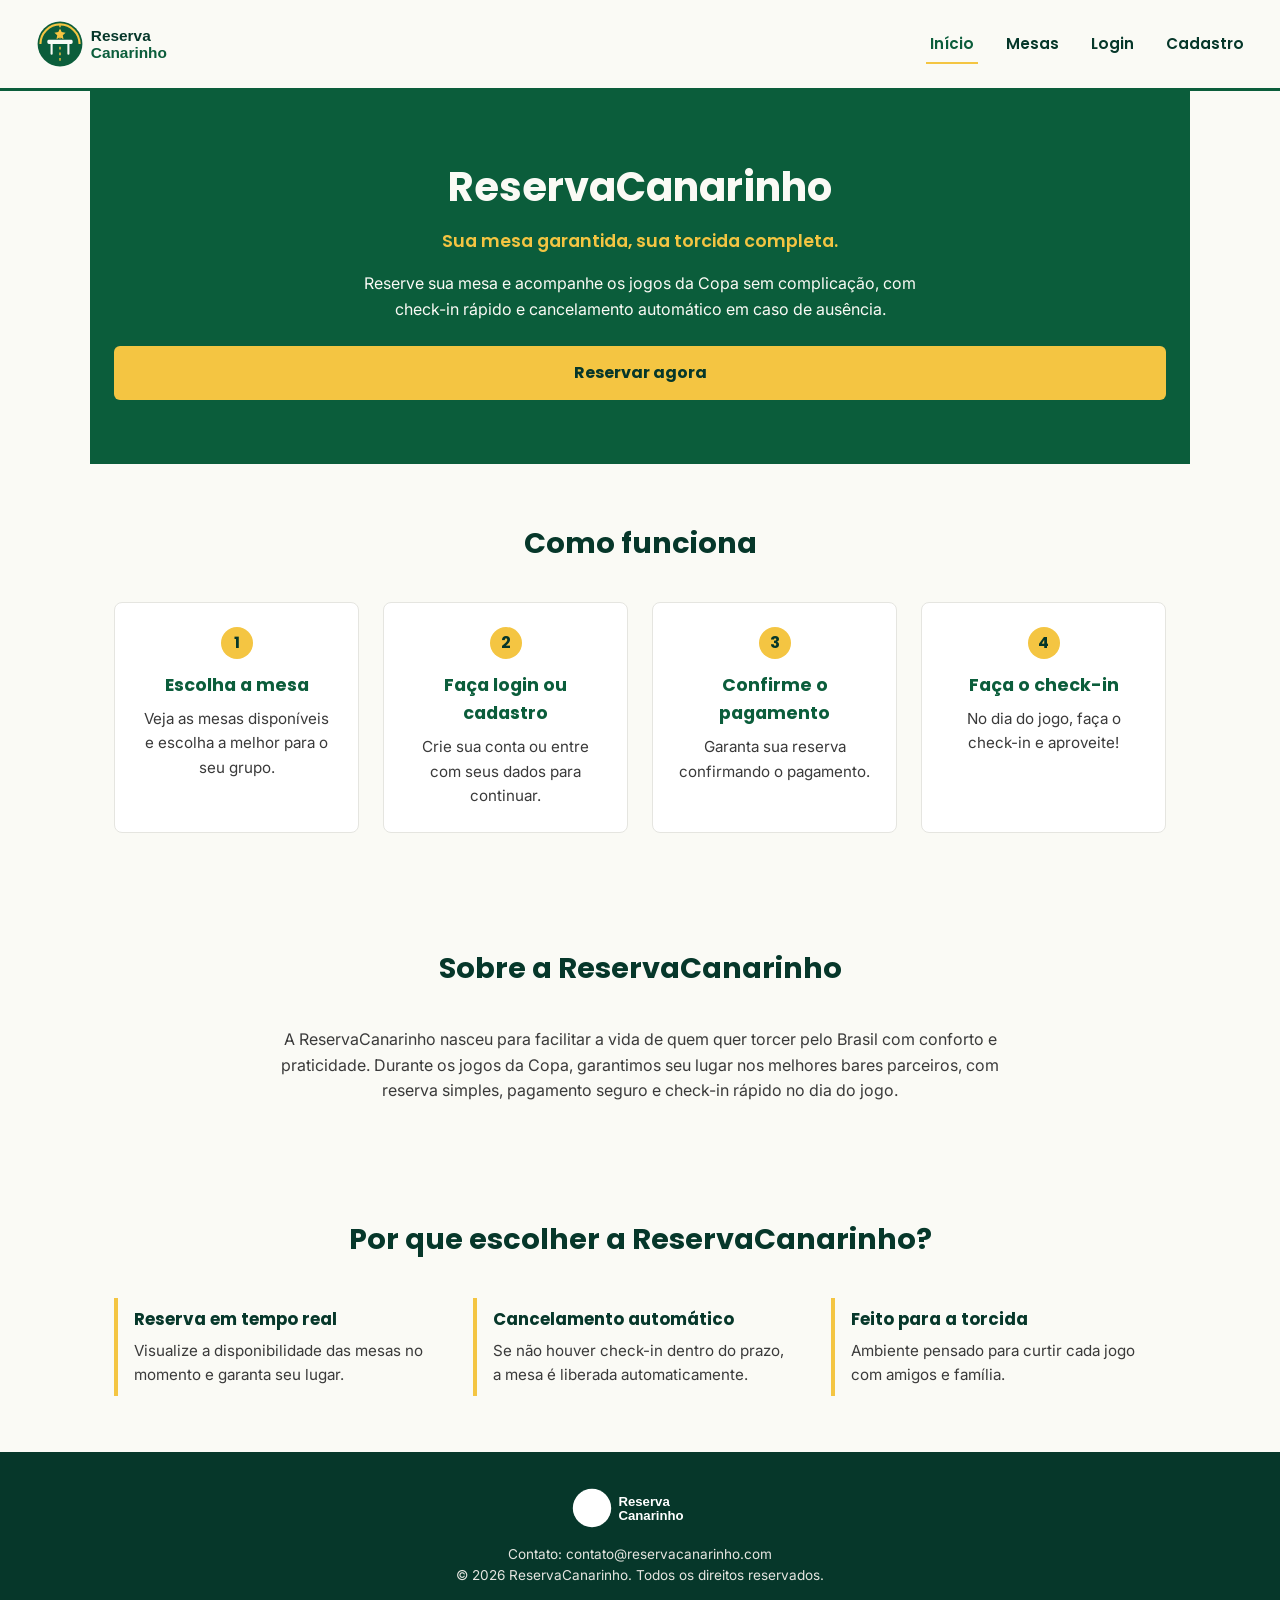
<file: index.html>
<!DOCTYPE html>
<html lang="pt-BR">

<head>
    <meta charset="UTF-8">
    <meta name="viewport" content="width=device-width, initial-scale=1.0">
    <title>ReservaCanarinho - Página Inicial</title>
    <link rel="preconnect" href="https://fonts.googleapis.com">
    <link rel="preconnect" href="https://fonts.gstatic.com" crossorigin>
    <link href="https://fonts.googleapis.com/css2?family=Poppins:wght@600;700&family=Inter:wght@400;500&display=swap"
        rel="stylesheet">
    <link rel="stylesheet" href="./css/style.css">
    <meta name="view-transition" content="same-origin">
</head>


<body>
    <div class="container-principal">
        <!-- CABEÇALHO -->
        <header>
            <div class="logo">
                <img src="./img/logo.svg" alt="Logomarca ReservaCanarinho">
            </div>

            <nav>
                <ul>
                    <li><a id="nav-inicio" href="index.html" class="ativo">Início</a></li>
                    <li><a id="nav-mesas" href="mesas.html">Mesas</a></li>

                    <!-- Itens de usuário logado (o JS vai mostrar/ocultar) -->
                    <li><a id="nav-perfil" href="users.html">Perfil</a></li>
                    <li><a id="nav-checkin" href="checkin.html">Check-in</a></li>
                    <li><a id="btn-logout" href="#">Sair</a></li>

                    <!-- Itens de usuário deslogado (o JS vai mostrar/ocultar) -->
                    <li><a id="nav-login" href="login.html">Login</a></li>
                    <li><a id="nav-cadastro" href="cadastro.html">Cadastro</a></li>
                </ul>
            </nav>
        </header>

        <!-- SEÇÃO PRINCIPAL / BANNER -->
        <main>
            <section class="hero">
                <h1>ReservaCanarinho</h1>
                <p class="slogan">Sua mesa garantida, sua torcida completa.</p>
                <p class="hero-texto">Reserve sua mesa e acompanhe os jogos da Copa sem complicação, com check-in rápido
                    e cancelamento automático em caso de ausência.</p>
                <a href="login.html" class="btn-destaque">Reservar agora</a>
            </section>

            <!-- SEÇÃO COMO FUNCIONA -->
            <section class="como-funciona">
                <h2>Como funciona</h2>

                <div class="passos">
                    <div class="passo">
                        <span class="passo-numero">1</span>
                        <h3>Escolha a mesa</h3>
                        <p>Veja as mesas disponíveis e escolha a melhor para o seu grupo.</p>
                    </div>

                    <div class="passo">
                        <span class="passo-numero">2</span>
                        <h3>Faça login ou cadastro</h3>
                        <p>Crie sua conta ou entre com seus dados para continuar.</p>
                    </div>

                    <div class="passo">
                        <span class="passo-numero">3</span>
                        <h3>Confirme o pagamento</h3>
                        <p>Garanta sua reserva confirmando o pagamento.</p>
                    </div>

                    <div class="passo">
                        <span class="passo-numero">4</span>
                        <h3>Faça o check-in</h3>
                        <p>No dia do jogo, faça o check-in e aproveite!</p>
                    </div>
                </div>
            </section>

            <!-- SEÇÃO SOBRE A EMPRESA -->
            <section class="sobre">
                <h2>Sobre a ReservaCanarinho</h2>
                <p>
                    A ReservaCanarinho nasceu para facilitar a vida de quem quer torcer pelo Brasil
                    com conforto e praticidade. Durante os jogos da Copa, garantimos seu lugar nos
                    melhores bares parceiros, com reserva simples, pagamento seguro e check-in
                    rápido no dia do jogo.
                </p>
            </section>

            <!-- SEÇÃO DIFERENCIAIS -->
            <section class="diferenciais">
                <h2>Por que escolher a ReservaCanarinho?</h2>

                <div class="lista-diferenciais">
                    <div class="diferencial">
                        <h3>Reserva em tempo real</h3>
                        <p>Visualize a disponibilidade das mesas no momento e garanta seu lugar.</p>
                    </div>

                    <div class="diferencial">
                        <h3>Cancelamento automático</h3>
                        <p>Se não houver check-in dentro do prazo, a mesa é liberada automaticamente.</p>
                    </div>

                    <div class="diferencial">
                        <h3>Feito para a torcida</h3>
                        <p>Ambiente pensado para curtir cada jogo com amigos e família.</p>
                    </div>
                </div>
            </section>
        </main>

        <!-- RODAPÉ -->
        <footer>
            <div class="logo-footer">
                <img src="./img/logo.svg" alt="Logomarca ReservaCanarinho">
            </div>

            <div class="contato">
                <p>Contato: contato@reservacanarinho.com</p>
                <p>&copy; 2026 ReservaCanarinho. Todos os direitos reservados.</p>
            </div>
        </footer>
    </div>
    <script src="js/auth.js"></script>
</body>

</html>
</file>
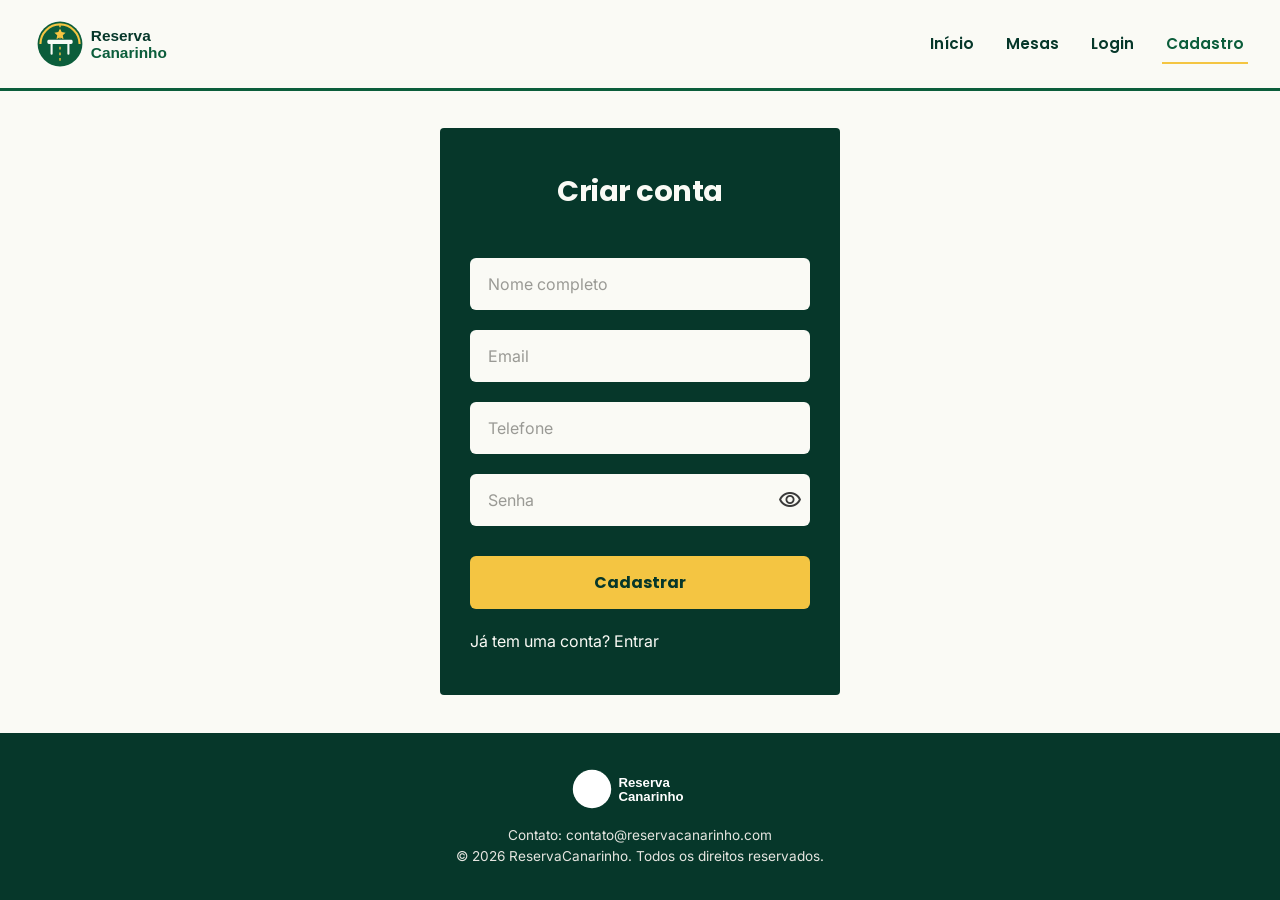
<file: cadastro.html>
<!DOCTYPE html>
<html lang="pt-BR">

<head>
    <meta charset="UTF-8">
    <meta name="viewport" content="width=device-width, initial-scale=1.0">
    <title>ReservaCanarinho - Cadastro</title>
    <link rel="preconnect" href="https://fonts.googleapis.com">
    <link rel="preconnect" href="https://fonts.gstatic.com" crossorigin>
    <link href="https://fonts.googleapis.com/css2?family=Poppins:wght@600;700&family=Inter:wght@400;500&display=swap"
        rel="stylesheet">
    <link rel="stylesheet"
        href="https://fonts.googleapis.com/css2?family=Material+Symbols+Outlined:opsz,wght,FILL,GRAD@20..48,100..700,0..1,-50..200" />

    <link rel="stylesheet" href="./css/style.css">
    <link rel="stylesheet" href="./css/login-style.css">

    <meta name="view-transition" content="same-origin">
</head>


<body>

    <!-- CABEÇALHO (Igual ao login/index, mudando apenas a classe 'ativo') -->
    <header>
        <div class="logo">
            <img src="img/logo.svg" alt="Logomarca ReservaCanarinho">
        </div>
        <nav>
            <ul>
                <li><a id="nav-inicio" href="index.html">Início</a></li>
                <li><a id="nav-mesas" href="mesas.html">Mesas</a></li>

                <!-- Itens de usuário logado (o JS vai mostrar/ocultar) -->
                <li><a id="nav-perfil" href="users.html">Perfil</a></li>
                <li><a id="nav-checkin" href="checkin.html">Check-in</a></li>
                <li><a id="btn-logout" href="#">Sair</a></li>

                <!-- Itens de usuário deslogado (o JS vai mostrar/ocultar) -->
                <li><a id="nav-login" href="login.html">Login</a></li>
                <li><a id="nav-cadastro" href="cadastro.html" class="ativo">Cadastro</a></li>
            </ul>
        </nav>
    </header>

    <!-- CONTEÚDO PRINCIPAL: formulário de cadastro (RF01) -->
    <main class="main-login">
        <section class="conteudo-principal">
            <div class="container">
                <form action="" class="form" id="form-cadastro">
                    <legend>Criar conta</legend>

                    <div class="login-group">
                        <input type="text" name="nome" id="nome" placeholder="Nome completo">
                    </div>

                    <div class="login-group">
                        <input type="email" name="email" id="emailCadastro" placeholder="Email">
                    </div>

                    <div class="login-group">
                        <input type="tel" name="telefone" id="telefone" placeholder="Telefone">
                    </div>

                    <div class="login-group">
                        <input type="password" name="senha" id="senha" placeholder="Senha">
                        <span class="material-symbols-outlined" id="olhoSenha">visibility</span>
                    </div>

                    <button type="submit" class="btn-enviar">Cadastrar</button>

                    <p class="link-secundario">
                        Já tem uma conta? <a href="login.html">Entrar</a>
                    </p>
                </form>
            </div>
        </section>
    </main>

    <!-- RODAPÉ (Igual para todas) -->
    <footer>
        <div class="logo-footer">
            <img src="img/logo.svg" alt="Logomarca ReservaCanarinho">
        </div>
        <div class="contato">
            <p>Contato: contato@reservacanarinho.com</p>
            <p>&copy; 2026 ReservaCanarinho. Todos os direitos reservados.</p>
        </div>
    </footer>

    <!-- Vínculo com o arquivo de lógica (toggle do olho, validação - quarta) -->
    <script src="./js/script.js"></script>
    <script src="./js/auth.js"></script>
</body>

</html>
</file>
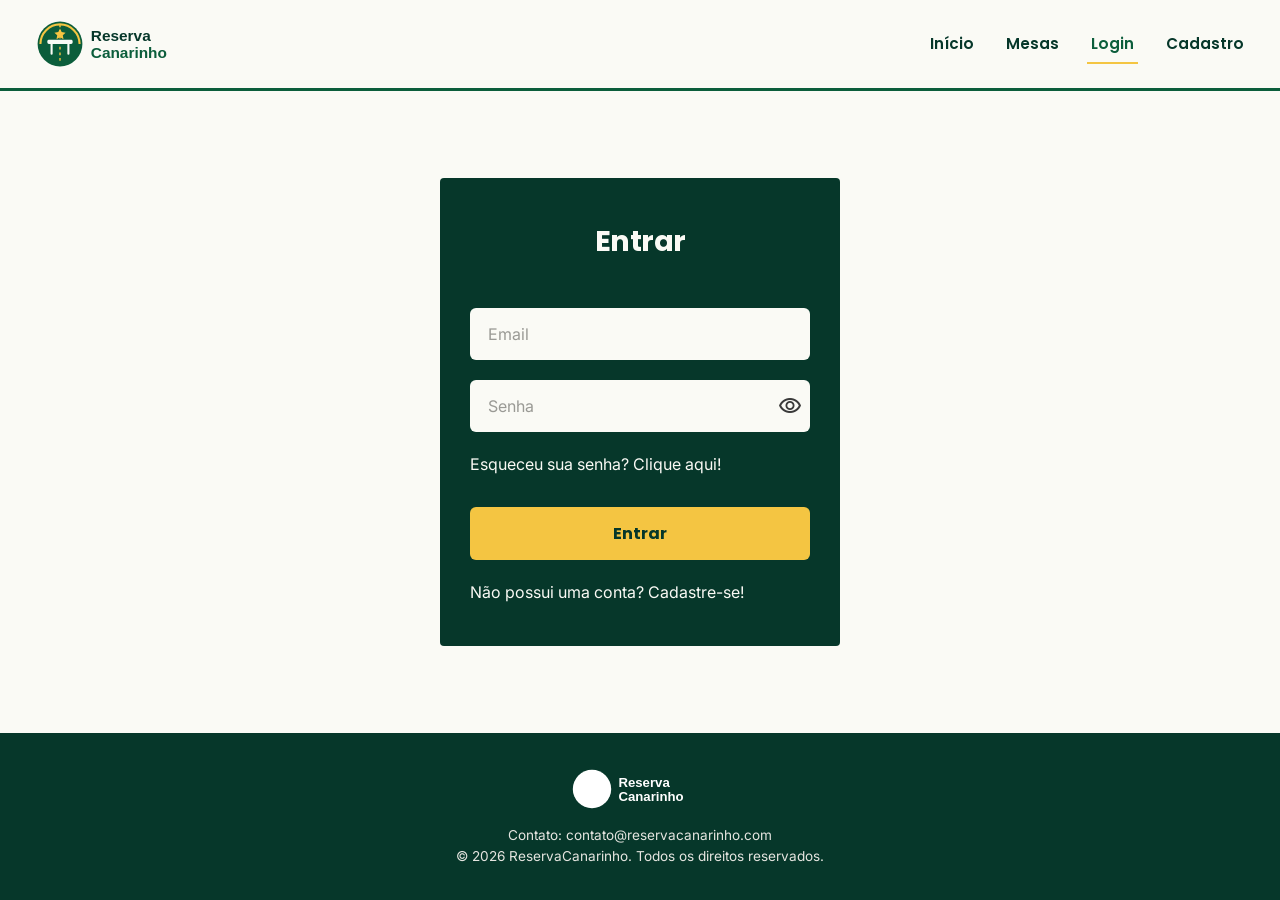
<file: checkin.html>
<!DOCTYPE html>
<html lang="pt-BR">

<head>
    <meta charset="UTF-8">
    <meta name="viewport" content="width=device-width, initial-scale=1.0">
    <title>ReservaCanarinho - Check-in</title>
    <link rel="preconnect" href="https://fonts.googleapis.com">
    <link rel="preconnect" href="https://fonts.gstatic.com" crossorigin>
    <link href="https://fonts.googleapis.com/css2?family=Poppins:wght@600;700&family=Inter:wght@400;500&display=swap"
        rel="stylesheet">
    <link rel="stylesheet" href="css/style.css">
    <link rel="stylesheet" href="css/checkin-styles.css">
    <meta name="view-transition" content="same-origin">
</head>

<body data-protegida="true" data-admin-only="true">

    <header>
        <div class="logo">
            <img src="img/logo.svg" alt="Logomarca ReservaCanarinho">
        </div>
        <nav>
            <ul>
                <li><a id="nav-inicio" href="index.html">Início</a></li>
                <li><a id="nav-mesas" href="mesas.html">Mesas</a></li>

                <!-- Itens de usuário logado (o JS vai mostrar/ocultar) -->
                <li><a id="nav-perfil" href="users.html">Perfil</a></li>
                <li><a id="nav-checkin" href="checkin.html" class="ativo">Check-in</a></li>
                <li><a id="btn-logout" href="#">Sair</a></li>

                <!-- Itens de usuário deslogado (o JS vai mostrar/ocultar) -->
                <li><a id="nav-login" href="login.html">Login</a></li>
                <li><a id="nav-cadastro" href="cadastro.html">Cadastro</a></li>
            </ul>
        </nav>
    </header>

    <main class="main-checkin">
        <section class="conteudo-checkin">

            <!-- Card de check-in -->
            <div class="card-checkin">
                <h2>Fazer Check-in</h2>
                <p class="checkin-info">
                    Insira o código de check-in que foi gerado na confirmação da sua reserva.
                </p>

                <div class="checkin-group">
                    <input type="text" id="codigo-checkin" placeholder="Digite seu código" maxlength="6"
                        autocomplete="off">
                </div>

                <button class="btn-checkin" id="btn-fazer-checkin">
                    Confirmar presença
                </button>

                <!-- Feedback de resultado (preenchido via JS) -->
                <div class="checkin-feedback" id="checkin-feedback" style="display: none;">
                    <span id="checkin-mensagem"></span>
                </div>
            </div>

            <!-- Card de reserva confirmada (aparece após check-in bem-sucedido, via JS) -->
            <div class="card-confirmado" id="card-confirmado" style="display: none;">
                <div class="confirmado-icone">✅</div>
                <h3>Check-in realizado!</h3>
                <p>Bem-vindo(a)! Sua mesa está confirmada.</p>

                <div class="confirmado-detalhes">
                    <div class="resumo-item">
                        <span class="resumo-label">Mesa</span>
                        <span class="resumo-valor" id="confirmado-mesa">—</span>
                    </div>
                    <div class="resumo-item">
                        <span class="resumo-label">Jogo</span>
                        <span class="resumo-valor" id="confirmado-jogo">—</span>
                    </div>
                </div>
            </div>

        </section>
    </main>

    <footer>
        <div class="logo-footer">
            <img src="img/logo.svg" alt="Logomarca ReservaCanarinho">
        </div>
        <div class="contato">
            <p>Contato: contato@reservacanarinho.com</p>
            <p>&copy; 2026 ReservaCanarinho. Todos os direitos reservados.</p>
        </div>
    </footer>

    <script src="js/mesas.js"></script>

    <script src="js/auth.js"></script>
    <script src="js/checkin.js"></script>
</body>

</html>
</file>
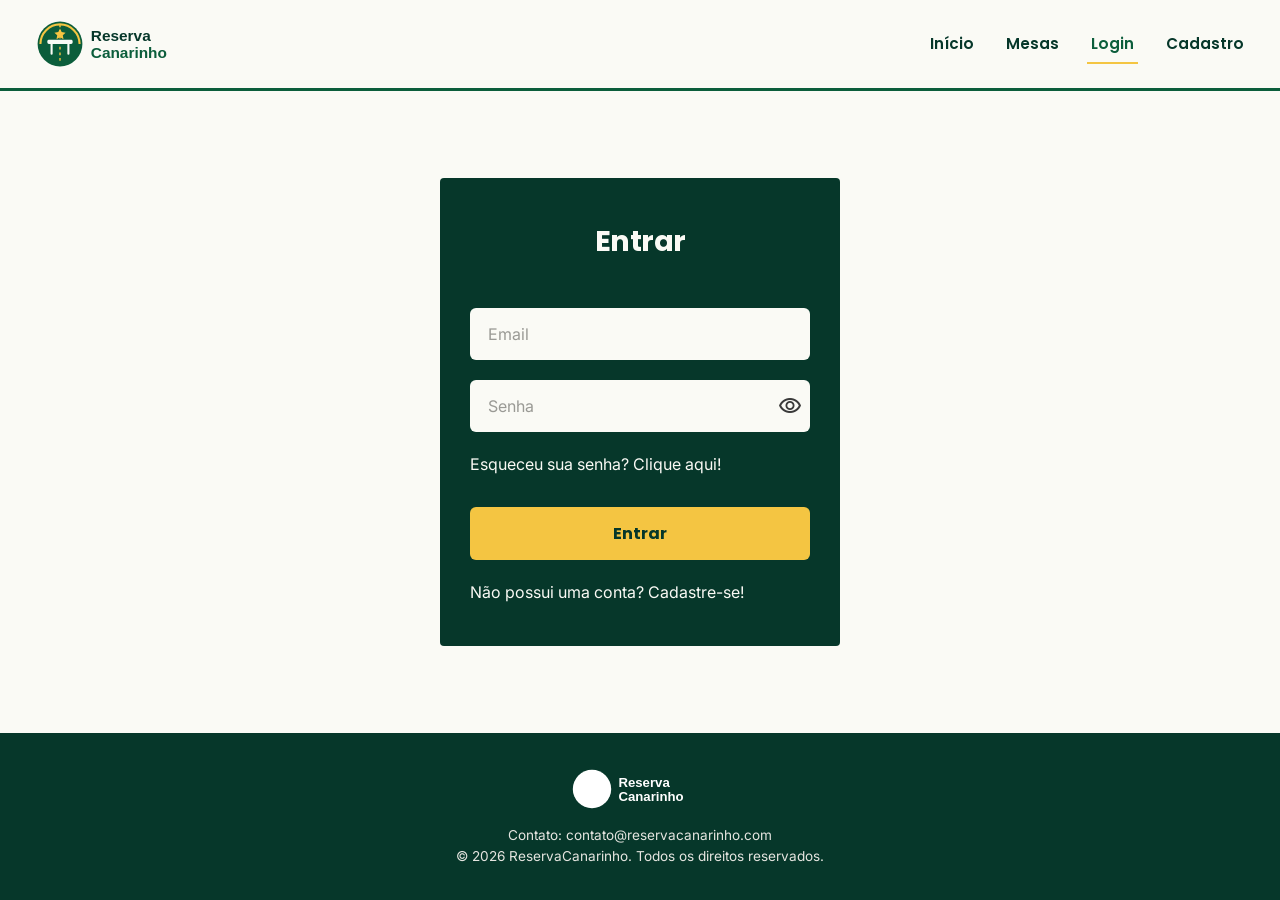
<file: login.html>
<!DOCTYPE html>
<html lang="pt-BR">

<head>
    <meta charset="UTF-8">
    <meta name="viewport" content="width=device-width, initial-scale=1.0">
    <title>ReservaCanarinho</title>
    <link rel="preconnect" href="https://fonts.googleapis.com">
    <link rel="preconnect" href="https://fonts.gstatic.com" crossorigin>
    <link href="https://fonts.googleapis.com/css2?family=Poppins:wght@600;700&family=Inter:wght@400;500&display=swap"
        rel="stylesheet">
    <link rel="stylesheet"
        href="https://fonts.googleapis.com/css2?family=Material+Symbols+Outlined:opsz,wght,FILL,GRAD@20..48,100..700,0..1,-50..200" />

    <link rel="stylesheet" href="./css/style.css">
    <link rel="stylesheet" href="./css/login-style.css">


    <meta name="view-transition" content="same-origin">
</head>


<body>

    <!-- CABEÇALHO (Igual ao index, mudando apenas a classe 'ativo') -->
    <header>
        <div class="logo">
            <img src="./img/logo.svg" alt="Logomarca ReservaCanarinho">
        </div>
        <nav>
            <ul>
                <li><a id="nav-inicio" href="index.html">Início</a></li>
                <li><a id="nav-mesas" href="mesas.html">Mesas</a></li>

                <!-- Itens de usuário logado (o JS vai mostrar/ocultar) -->
                <li><a id="nav-perfil" href="users.html">Perfil</a></li>
                <li><a id="nav-checkin" href="checkin.html">Check-in</a></li>
                <li><a id="btn-logout" href="#">Sair</a></li>

                <!-- Itens de usuário deslogado (o JS vai mostrar/ocultar) -->
                <li><a id="nav-login" href="login.html" class="ativo">Login</a></li>
                <li><a id="nav-cadastro" href="cadastro.html">Cadastro</a></li>
            </ul>
        </nav>
    </header>

    <!-- CONTEÚDO PRINCIPAL (Aqui entra o seu código específico de cada tela) -->
    <main class="main-login">
        <section class="conteudo-principal">
            <div class="container">
                <form action="" class="form" id="form-login">
                    <legend>Entrar</legend>
                    <div class="login-group">
                        <input type="text" name="login" id="login" placeholder="Email">
                    </div>
                    <div class="login-group">
                        <input type="password" name="senha" id="senha" placeholder="Senha">
                        <span class="material-symbols-outlined" id="olhoSenha">visibility</span>
                    </div>
                    <p class="link-secundario">
                        Esqueceu sua senha? <a href="#" onclick="simularRecuperacao(event)">Clique aqui!</a>
                    </p>
                    <button type="submit" class="btn-enviar">Entrar</button>
                    <p class="link-secundario">
                        Não possui uma conta? <a href="cadastro.html">Cadastre-se!</a>
                    </p>
                </form>
            </div>
        </section>
    </main>

    <!-- RODAPÉ (Igual para todas) -->
    <footer>
        <div class="logo-footer">
            <img src="./img/logo.svg" alt="Logomarca ReservaCanarinho">
        </div>
        <div class="contato">
            <p>Contato: contato@reservacanarinho.com</p>
            <p>&copy; 2026 ReservaCanarinho. Todos os direitos reservados.</p>
        </div>
    </footer>

    <!-- Vínculo com o seu arquivo de lógica que será feito na quarta -->
    <script src="./js/script.js"></script>
    <script src="./js/auth.js"></script>
</body>

</html>
</file>
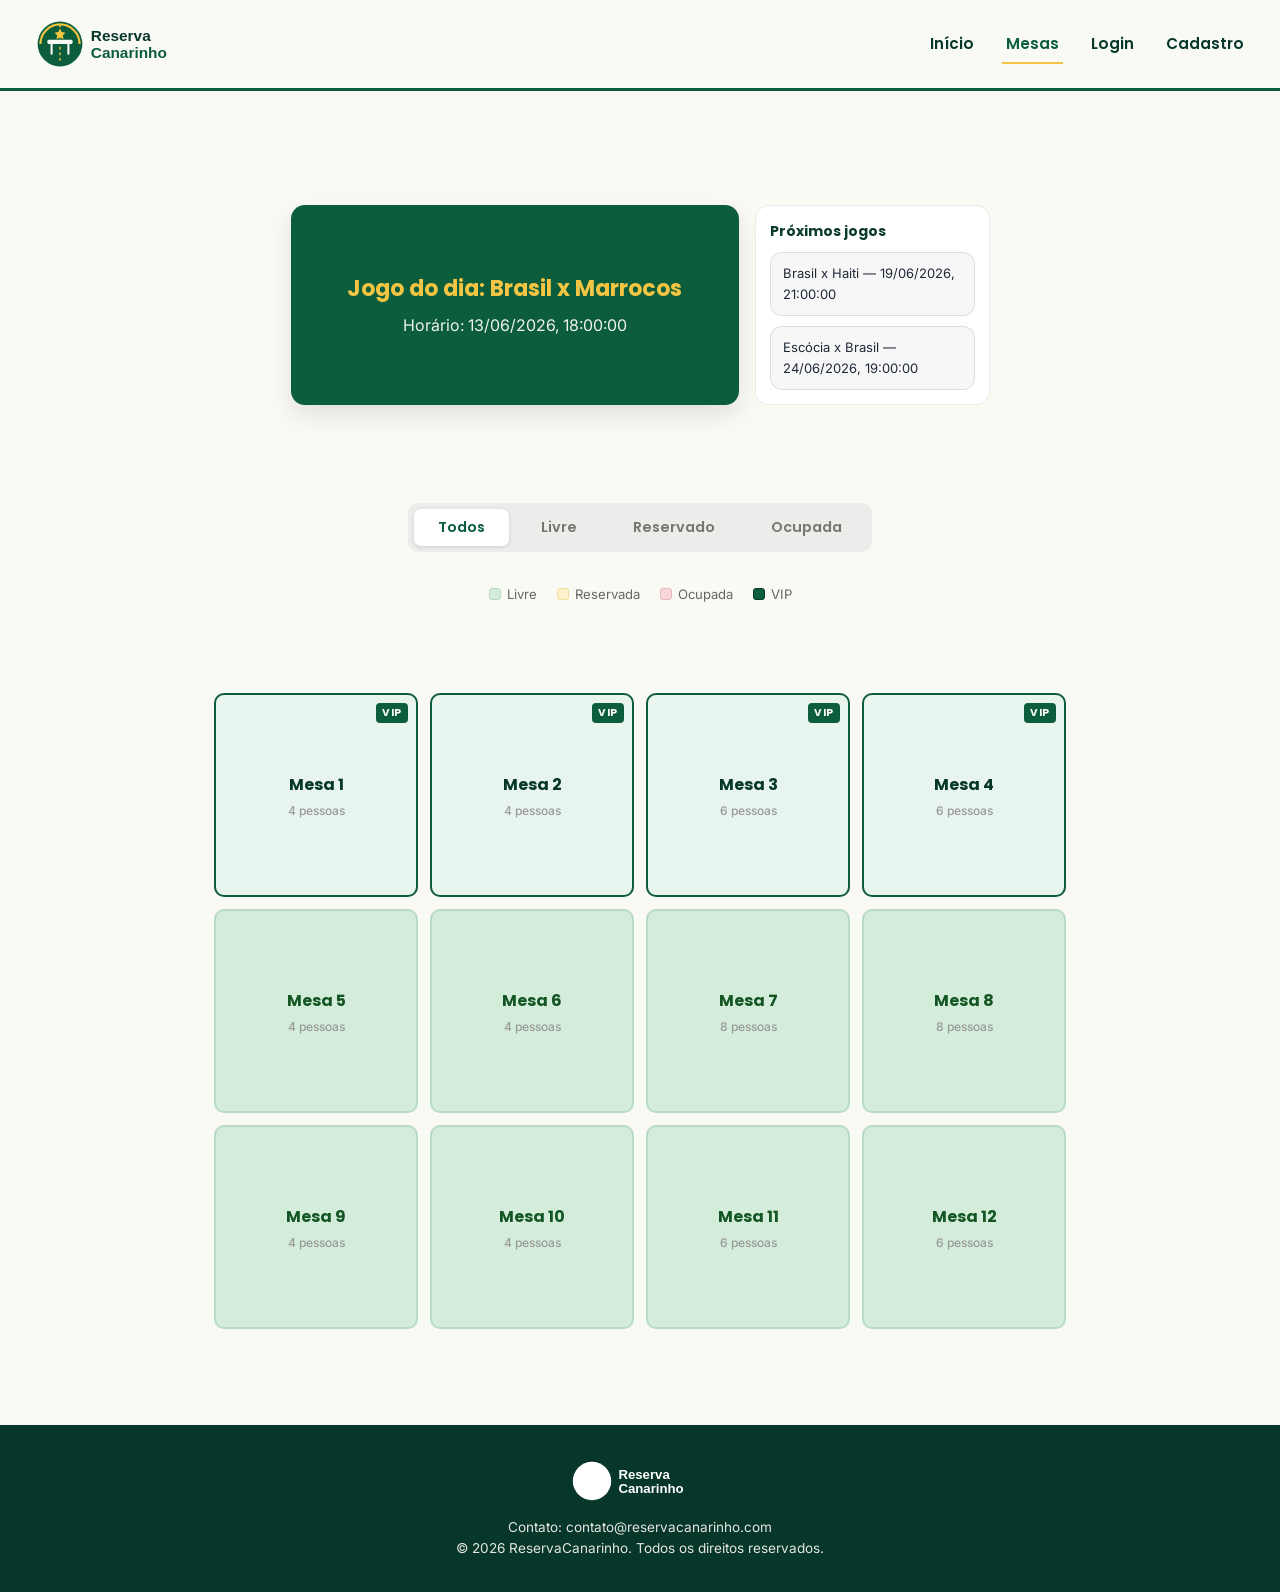
<file: mesas.html>
<!DOCTYPE html>
<html lang="pt-BR">

<head>
    <meta charset="UTF-8">
    <meta name="viewport" content="width=device-width, initial-scale=1.0">
    <title>ReservaCanarinho - Mesas</title>
    <link rel="preconnect" href="https://fonts.googleapis.com">
    <link rel="preconnect" href="https://fonts.gstatic.com" crossorigin>
    <link href="https://fonts.googleapis.com/css2?family=Poppins:wght@600;700&family=Inter:wght@400;500&display=swap"
        rel="stylesheet">

    <link rel="stylesheet" href="./css/style.css">
    <link rel="stylesheet" href="./css/mesas.css">
    <meta name="view-transition" content="same-origin">
</head>


<body>
    <div class="container-principal">

        <!-- CABEÇALHO -->
        <header>
            <div class="logo">
                <img src="./img/logo.svg" alt="Logomarca ReservaCanarinho">
            </div>
            <nav>
                <ul>
                    <li><a id="nav-inicio" href="index.html">Início</a></li>
                    <li><a id="nav-mesas" href="mesas.html" class="ativo">Mesas</a></li>

                    <!-- Itens de usuário logado (o JS vai mostrar/ocultar) -->
                    <li><a id="nav-perfil" href="users.html">Perfil</a></li>
                    <li><a id="nav-checkin" href="checkin.html">Check-in</a></li>
                    <li><a id="btn-logout" href="#">Sair</a></li>

                    <!-- Itens de usuário deslogado (o JS vai mostrar/ocultar) -->
                    <li><a id="nav-login" href="login.html">Login</a></li>
                    <li><a id="nav-cadastro" href="cadastro.html">Cadastro</a></li>
                </ul>
            </nav>
        </header>

        <main class="main-mesas">

            <section class="painel-jogos" id="painel-jogos">
                <div class="jogo-atual">
                    <h2 id="jogo-atual-titulo">Jogo do dia</h2>
                    <p id="jogo-atual-horario">—</p>
                </div>

                <aside class="proximos-jogos">
                    <h3>Próximos jogos</h3>
                    <div id="lista-proximos-jogos"></div>
                </aside>
            </section>

            <!-- ABAS DE FILTRO -->
            <section class="status">
                <button id="todos" class="aba-ativa">Todos</button>
                <button id="livre">Livre</button>
                <button id="reservado">Reservado</button>
                <button id="ocupado">Ocupada</button>
            </section>

            <!-- LEGENDA -->
            <div class="legenda">
                <div class="legenda-item">
                    <span class="legenda-cor livre"></span> Livre
                </div>
                <div class="legenda-item">
                    <span class="legenda-cor reservada"></span> Reservada
                </div>
                <div class="legenda-item">
                    <span class="legenda-cor ocupada"></span> Ocupada
                </div>
                <div class="legenda-item">
                    <span class="legenda-cor vip"></span> VIP
                </div>
            </div>

            <!--FILA DE ESPERA-->

            <div class="fila-area" id="fila-area" style="display:none;">
                <p id="fila-msg">Todas as mesas estão ocupadas no momento.</p>
                <button id="btn-entrar-fila" class="btn-destaque">Entrar na fila de espera</button>
            </div>

            <!-- GRID DE MESAS -->
            <!-- data-status: controlado via JS (livre / reservada / ocupada)  -->
            <!-- data-cap: capacidade de pessoas, exibida no card              -->
            <section class="area-das-mesas">
                <button class="vip-zone livre" data-id="1" data-status="livre" data-cap="4">
                    <span class="mesa-numero">Mesa 1</span>
                    <span class="mesa-cap">4 pessoas</span>
                </button>
                <button class="vip-zone livre" data-id="2" data-status="livre" data-cap="4">
                    <span class="mesa-numero">Mesa 2</span>
                    <span class="mesa-cap">4 pessoas</span>
                </button>
                <button class="vip-zone livre" data-id="3" data-status="livre" data-cap="6">
                    <span class="mesa-numero">Mesa 3</span>
                    <span class="mesa-cap">6 pessoas</span>
                </button>
                <button class="vip-zone livre" data-id="4" data-status="livre" data-cap="6">
                    <span class="mesa-numero">Mesa 4</span>
                    <span class="mesa-cap">6 pessoas</span>
                </button>
                <button class="commun-zone livre" data-id="5" data-status="livre" data-cap="4">
                    <span class="mesa-numero">Mesa 5</span>
                    <span class="mesa-cap">4 pessoas</span>
                </button>
                <button class="commun-zone livre" data-id="6" data-status="livre" data-cap="4">
                    <span class="mesa-numero">Mesa 6</span>
                    <span class="mesa-cap">4 pessoas</span>
                </button>
                <button class="commun-zone livre" data-id="7" data-status="livre" data-cap="8">
                    <span class="mesa-numero">Mesa 7</span>
                    <span class="mesa-cap">8 pessoas</span>
                </button>
                <button class="commun-zone livre" data-id="8" data-status="livre" data-cap="8">
                    <span class="mesa-numero">Mesa 8</span>
                    <span class="mesa-cap">8 pessoas</span>
                </button>
                <button class="commun-zone livre" data-id="9" data-status="livre" data-cap="4">
                    <span class="mesa-numero">Mesa 9</span>
                    <span class="mesa-cap">4 pessoas</span>
                </button>
                <button class="commun-zone livre" data-id="10" data-status="livre" data-cap="4">
                    <span class="mesa-numero">Mesa 10</span>
                    <span class="mesa-cap">4 pessoas</span>
                </button>
                <button class="commun-zone livre" data-id="11" data-status="livre" data-cap="6">
                    <span class="mesa-numero">Mesa 11</span>
                    <span class="mesa-cap">6 pessoas</span>
                </button>
                <button class="commun-zone livre" data-id="12" data-status="livre" data-cap="6">
                    <span class="mesa-numero">Mesa 12</span>
                    <span class="mesa-cap">6 pessoas</span>
                </button>
                
            </section>

        </main>

        <!-- RODAPÉ -->
        <footer>
            <div class="logo-footer">
                <img src="./img/logo.svg" alt="Logomarca ReservaCanarinho">
            </div>
            <div class="contato">
                <p>Contato: contato@reservacanarinho.com</p>
                <p>&copy; 2026 ReservaCanarinho. Todos os direitos reservados.</p>
            </div>
        </footer>

    </div>

    <!-- MODAL DE RESERVA -->
    <!-- Aberto via JS quando o usuário clica numa mesa livre -->
    <div class="modal-overlay" id="modal-overlay" style="display: none;">
        <div class="modal-reserva" id="modal-reserva">

            <!-- Cabeçalho do modal -->
            <div class="modal-header">
                <div>
                    <h2 class="modal-titulo" id="modal-titulo">Mesa 1</h2>
                    <span class="modal-subtitulo" id="modal-subtitulo">4 pessoas · Comum</span>
                </div>
                <button class="modal-fechar" id="modal-fechar" aria-label="Fechar">✕</button>
            </div>

            <!-- Seleção de jogo (RF09) -->
            <div class="modal-campo">
                <label for="select-jogo">Jogo</label>
                <select id="select-jogo">
                    <option value="" disabled selected>Selecione um jogo</option>
                    <option value="1">Brasil x Argentina — 20/06 às 18h</option>
                    <option value="2">Brasil x França — 24/06 às 15h</option>
                    <option value="3">Final da Copa — 28/06 às 20h</option>
                </select>
            </div>

            <!-- Número de ocupantes (RF10) -->
            <div class="modal-campo">
                <label for="input-pessoas">Número de pessoas</label>
                <input type="number" id="input-pessoas" min="1" placeholder="Quantas pessoas?">
                <span class="modal-aviso" id="aviso-capacidade"></span>
            </div>

            <!-- Valor da caução calculado dinamicamente (RF14) -->
            <div class="modal-caucao" id="modal-caucao" style="display: none;">
                <span class="caucao-label">Valor da caução</span>
                <span class="caucao-valor" id="caucao-valor">R$ 0,00</span>
                <span class="caucao-info">Retido em caso de não comparecimento</span>
            </div>

            <!-- Ações -->
            <div class="modal-acoes">
                <button class="btn-cancelar-modal" id="btn-cancelar-modal">Cancelar</button>
                <button class="btn-reservar" id="btn-reservar" disabled>Confirmar reserva</button>
            </div>

        </div>
    </div>

    <script src="./js/mesas.js"></script>
    <script src="./js/auth.js"></script>
    <script src="./js/checkin.js"></script>

</body>

</html>
</file>
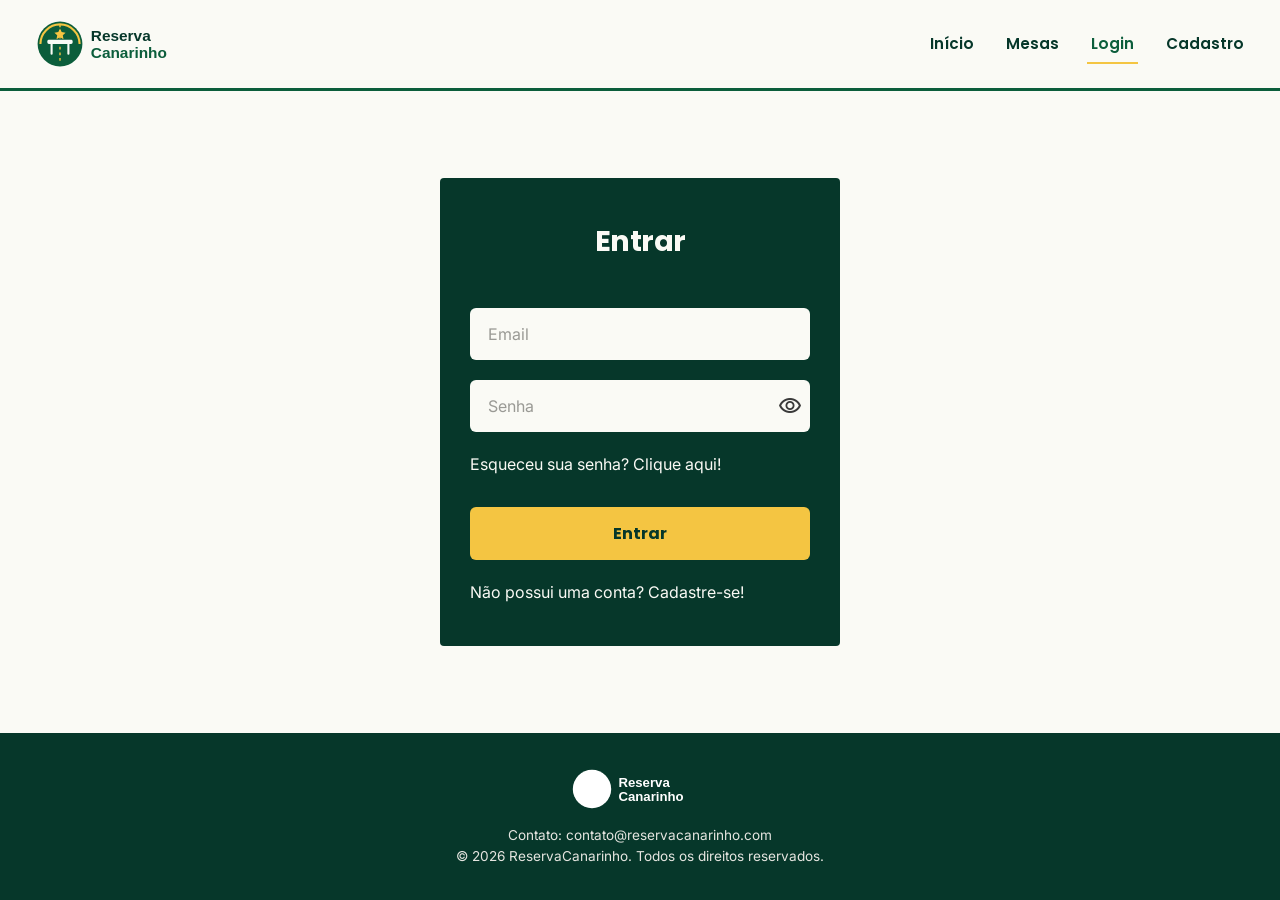
<file: pagamento.html>
<!DOCTYPE html>
<html lang="pt-BR">

<head>
    <meta charset="UTF-8">
    <meta name="viewport" content="width=device-width, initial-scale=1.0">
    <title>ReservaCanarinho - Pagamento</title>
    <link rel="preconnect" href="https://fonts.googleapis.com">
    <link rel="preconnect" href="https://fonts.gstatic.com" crossorigin>
    <link href="https://fonts.googleapis.com/css2?family=Poppins:wght@600;700&family=Inter:wght@400;500&display=swap"
        rel="stylesheet">
    <link rel="stylesheet" href="css/style.css">
    <link rel="stylesheet" href="css/pagamento-style.css">
    <meta name="view-transition" content="same-origin">
</head>

<body data-protegida="true">

    <header>
        <div class="logo">
            <img src="img/logo.svg" alt="Logomarca ReservaCanarinho">
        </div>
        <nav>
            <ul>
                <li><a id="nav-inicio" href="index.html">Início</a></li>
                <li><a id="nav-mesas" href="mesas.html">Mesas</a></li>

                <!-- Itens de usuário logado (o JS vai mostrar/ocultar) -->
                <li><a id="nav-perfil" href="users.html">Perfil</a></li>
                <li><a id="nav-checkin" href="checkin.html">Check-in</a></li>
                <li><a id="btn-logout" href="#">Sair</a></li>

                <!-- Itens de usuário deslogado (o JS vai mostrar/ocultar) -->
                <li><a id="nav-login" href="login.html">Login</a></li>
                <li><a id="nav-cadastro" href="cadastro.html">Cadastro</a></li>
            </ul>
        </nav>
    </header>

    <main class="main-pagamento">
        <section class="conteudo-pagamento">

            <!-- Resumo da reserva -->
            <div class="card-resumo">
                <h2>Resumo da Reserva</h2>

                <div class="resumo-item">
                    <span class="resumo-label">Mesa</span>
                    <span class="resumo-valor" id="resumo-mesa">—</span>
                </div>
                <div class="resumo-item">
                    <span class="resumo-label">Jogo</span>
                    <span class="resumo-valor" id="resumo-jogo">—</span>
                </div>
                <div class="resumo-item">
                    <span class="resumo-label">Pessoas</span>
                    <span class="resumo-valor" id="resumo-pessoas">—</span>
                </div>
                <div class="resumo-item resumo-total">
                    <span class="resumo-label">Caução</span>
                    <span class="resumo-valor" id="resumo-caucao">R$ —</span>
                </div>
            </div>

            <!-- Confirmação de pagamento simulado -->
            <div class="card-pagamento">
                <h2>Confirmar Pagamento</h2>
                <p class="pagamento-info">
                    Ao confirmar, sua reserva será garantida. O valor da caução será retido
                    em caso de não comparecimento no dia do jogo.
                </p>

                <div class="pagamento-metodo">
                    <span class="pagamento-icone">💳</span>
                    <span>Pagamento simulado (sem cobrança real)</span>
                </div>

                <button class="btn-confirmar" id="btn-confirmar-pagamento">
                    Confirmar pagamento
                </button>

                <a href="mesas.html" class="link-cancelar" id="btn-voltar">Voltar</a>
            </div>

        </section>
    </main>

    <footer>
        <div class="logo-footer">
            <img src="img/logo.svg" alt="Logomarca ReservaCanarinho">
        </div>
        <div class="contato">
            <p>Contato: contato@reservacanarinho.com</p>
            <p>&copy; 2026 ReservaCanarinho. Todos os direitos reservados.</p>
        </div>
    </footer>

    <script src="./js/auth.js"></script>
    <script src="./js/mesas.js"></script>
    <script src="./js/pagamento.js"></script>

</body>

</html>
</file>
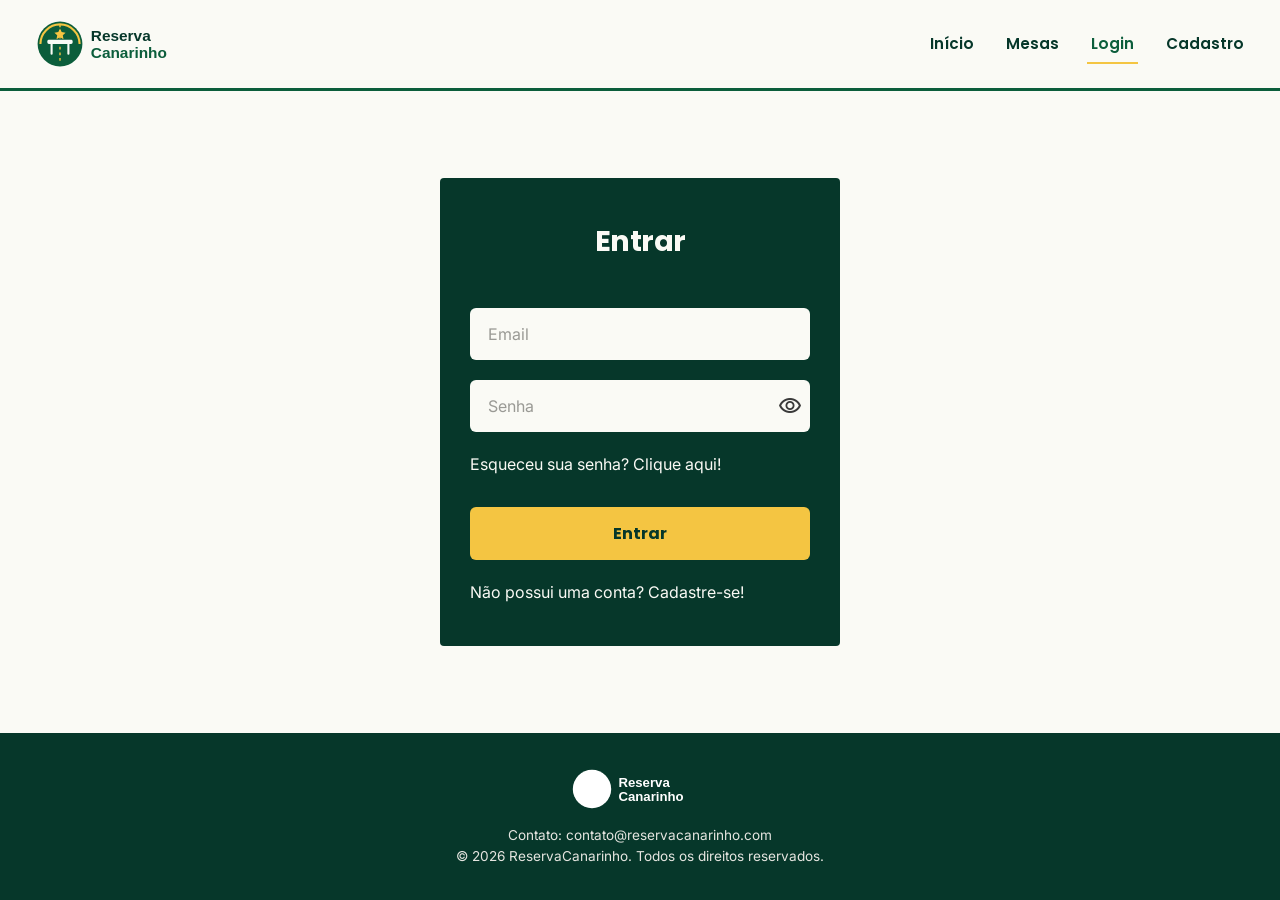
<file: users.html>
<!DOCTYPE html>
<html lang="pt-BR">

<head>
    <meta charset="UTF-8">
    <meta name="viewport" content="width=device-width, initial-scale=1.0">
    <title>ReservaCanarinho - Minha Conta</title>
    <link rel="preconnect" href="https://fonts.googleapis.com">
    <link rel="preconnect" href="https://fonts.gstatic.com" crossorigin>
    <link href="https://fonts.googleapis.com/css2?family=Poppins:wght@600;700&family=Inter:wght@400;500&display=swap"
        rel="stylesheet">
    <link rel="stylesheet" href="css/style.css">
    <link rel="stylesheet" href="css/users-style.css">
    <meta name="view-transition" content="same-origin">
</head>

<body data-protegida="true">

    <header>
        <div class="logo">
            <img src="img/logo.svg" alt="Logomarca ReservaCanarinho">
        </div>
        <nav>
            <ul>
                <li><a id="nav-inicio" href="index.html">Início</a></li>
                <li><a id="nav-mesas" href="mesas.html">Mesas</a></li>

                <!-- Itens de usuário logado (o JS vai mostrar/ocultar) -->
                <li><a id="nav-perfil" href="users.html" class="ativo">Perfil</a></li>
                <li><a id="nav-checkin" href="checkin.html">Check-in</a></li>
                <li><a id="btn-logout" href="#">Sair</a></li>

                <!-- Itens de usuário deslogado (o JS vai mostrar/ocultar) -->
                <li><a id="nav-login" href="login.html">Login</a></li>
                <li><a id="nav-cadastro" href="cadastro.html">Cadastro</a></li>
            </ul>
        </nav>
    </header>

    <main class="main-users">

        <!-- =============================================
             VISÃO CLIENTE
             Exibida quando tipoUsuario === "cliente"
             Controlada por auth.js via display: block/none
             ============================================= -->
        <section class="visao-cliente" id="visao-cliente" style="display: none;">

            <!-- Card de perfil -->
            <div class="perfil-card">
                <!-- Avatar com iniciais (gerado via JS) -->
                <div class="avatar" id="avatar-iniciais">?</div>

                <div class="perfil-info">
                    <h2 id="perfil-nome">Carregando...</h2>
                    <p id="perfil-email" class="perfil-detalhe">—</p>
                    <p id="perfil-telefone" class="perfil-detalhe">—</p>
                </div>
            </div>

            <!-- Reserva ativa (aparece se houver reserva, via JS) -->
            <div class="reserva-ativa" id="reserva-ativa" style="display: none;">
                <h3>Sua reserva ativa</h3>

                <div class="reserva-card">
                    <div class="reserva-item">
                        <span class="reserva-label">Mesa</span>
                        <span class="reserva-valor" id="reserva-mesa">—</span>
                    </div>
                    <div class="reserva-item">
                        <span class="reserva-label">Jogo</span>
                        <span class="reserva-valor" id="reserva-jogo">—</span>
                    </div>
                    <div class="reserva-item">
                        <span class="reserva-label">Pessoas</span>
                        <span class="reserva-valor" id="reserva-pessoas">—</span>
                    </div>
                    <div class="reserva-item">
                        <span class="reserva-label">Status</span>
                        <span class="reserva-valor reserva-status" id="reserva-status">—</span>
                    </div>
                    <div class="reserva-item">
                        <span class="reserva-label">Código de check-in</span>
                        <span class="reserva-valor reserva-codigo" id="reserva-codigo">—</span>
                    </div>
                </div>
                <p class="qr-instrucao">Apresente este QR Code ao garçom para o check-in:</p>
                <div id="qr-area"></div>
                <a href="#" class="btn-destaque" id="btn-cancelar-reserva">Cancelar reserva</a>
            </div>

            <!-- Check-in realizado (aparece se status === "checkin") -->
            <div class="reserva-ativa" id="checkin-realizado" style="display: none;">
                <h3>Check-in realizado com sucesso</h3>

                <div class="reserva-card">
                    <div class="reserva-item">
                        <span class="reserva-label">Mesa</span>
                        <span class="reserva-valor" id="checkin-mesa">—</span>
                    </div>
                    <div class="reserva-item">
                        <span class="reserva-label">Jogo</span>
                        <span class="reserva-valor" id="checkin-jogo">—</span>
                    </div>
                    <div class="reserva-item">
                        <span class="reserva-label">Horário</span>
                        <span class="reserva-valor" id="checkin-horario">—</span>
                    </div>
                </div>

                <p style="margin-top:12px; display:flex; justify-content: center; align-items:center;">Aproveite! Sua mesa já está em uso.</p>
            </div>

            <!-- Sem reserva ativa (aparece se não houver reserva, via JS) -->
            <div class="sem-reserva" id="sem-reserva" style="display: none;">
                <p id="msg-sem-reserva">Você não tem nenhuma reserva ativa no momento.</p>
                <a href="mesas.html" class="btn-destaque">Reservar uma mesa</a>
            </div>

        </section>

        <!-- =============================================
             VISÃO ADMIN
             Exibida quando tipoUsuario === "admin"
             Controlada por auth.js via display: block/none
             ============================================= -->
        <section class="visao-admin" id="visao-admin" style="display: none;">

            <h2 class="admin-titulo">Painel Operacional</h2>

            <!-- Cards de métricas rápidas -->
            <div class="metricas">
                <div class="metrica-card">
                    <span class="metrica-numero" id="total-livres">0</span>
                    <span class="metrica-label">Mesas livres</span>
                </div>
                <div class="metrica-card">
                    <span class="metrica-numero" id="total-reservadas">0</span>
                    <span class="metrica-label">Reservadas</span>
                </div>
                <div class="metrica-card">
                    <span class="metrica-numero" id="total-ocupadas">0</span>
                    <span class="metrica-label">Ocupadas</span>
                </div>
                <div class="metrica-card metrica-alerta">
                    <span class="metrica-numero" id="total-noshow">0</span>
                    <span class="metrica-label">No-shows hoje</span>
                </div>
            </div>

            <!-- Mapa de mesas resumido -->
            <div class="admin-secao">
                <h3>Status das Mesas</h3>
                <div class="mapa-admin" id="mapa-admin">
                    <!-- Gerado via JS: div.mesa-mini por mesa -->
                </div>
            </div>

            <!-- Lista de check-ins do dia -->
            <div class="admin-secao">
                <h3>Check-ins do Dia</h3>
                <table class="tabela-admin" id="tabela-checkins">
                    <thead>
                        <tr>
                            <th>Cliente</th>
                            <th>Mesa</th>
                            <th>Jogo</th>
                            <th>Horário check-in</th>
                            <th>Status</th>
                        </tr>
                    </thead>
                    <tbody id="corpo-checkins">
                        <!-- Preenchido via JS -->
                        <tr>
                            <td colspan="5" class="tabela-vazia">Nenhum check-in registrado ainda.</td>
                        </tr>
                    </tbody>
                </table>
            </div>

            <!-- Fila de espera -->
            <div class="admin-secao">
                <h3>Fila de Espera</h3>
                <div class="fila-espera" id="fila-espera">
                    <p class="tabela-vazia">Nenhum cliente na fila de espera.</p>
                    <!-- Preenchido via JS se houver fila -->
                </div>
            </div>

        </section>

    </main>

    <footer>
        <div class="logo-footer">
            <img src="img/logo.svg" alt="Logomarca ReservaCanarinho">
        </div>
        <div class="contato">
            <p>Contato: contato@reservacanarinho.com</p>
            <p>&copy; 2026 ReservaCanarinho. Todos os direitos reservados.</p>
        </div>
    </footer>

    <script src="./js/mesas.js"></script>
    <script src="./js/lib/qrcode.min.js"></script>

    <script src="./js/auth.js"></script>
</body>

</html>
</file>
<file: css/style.css>
/* =========================================
   ReservaCanarinho - Estilo base (style.css)
   Tema: Verde/Amarelo (Copa) - aplicável a
   todas as páginas do sistema.
   ========================================= */

:root {
    --verde-principal: #0B5D3B;
    --verde-escuro: #06372A;
    --amarelo-destaque: #F4C542;
    --branco-gelo: #FAFAF5;
    --cinza-texto: #3A3A3A;
    --cinza-claro: #E5E5E0;

    --fonte-titulo: 'Poppins', sans-serif;
    --fonte-corpo: 'Inter', sans-serif;
}


/* 2. Aplica a animação no corpo de TODAS as páginas */

* {
    margin: 0;
    padding: 0;
    box-sizing: border-box;
}

body {
    font-family: var(--fonte-corpo);
    color: var(--cinza-texto);
    background-color: var(--branco-gelo);
    line-height: 1.6;

    display: flex;
    flex-direction: column;
    min-height: 100vh;

}

main {
    flex: 1;
}

img {
    max-width: 100%;
    display: block;
}

a {
    text-decoration: none;
    color: inherit;
}

/* =========================
   CABEÇALHO
   ========================= */

header {
    display: flex;
    justify-content: space-between;
    align-items: center;
    flex-wrap: wrap;
    padding: 16px 32px;
    background-color: var(--branco-gelo);
    border-bottom: 3px solid var(--verde-principal);
}

header .logo img {
    height: 56px;
}

header nav ul {
    display: flex;
    list-style: none;
    gap: 24px;
}

header nav a {
    font-family: var(--fonte-titulo);
    font-weight: 600;
    font-size: 0.95rem;
    color: var(--verde-escuro);
    padding: 8px 4px;
    border-bottom: 2px solid transparent;
    transition: border-color 0.2s ease, color 0.2s ease;
}

header nav a:hover,
header nav a.ativo {
    color: var(--verde-principal);
    border-bottom-color: var(--amarelo-destaque);
}

/* =========================
   HERO / BANNER
   ========================= */

.hero {
    text-align: center;
    padding: 64px 24px;
    background-color: var(--verde-principal);
    color: var(--branco-gelo);
}

.hero h1 {
    font-family: var(--fonte-titulo);
    font-weight: 700;
    font-size: 2.5rem;
    margin-bottom: 8px;
}

.hero .slogan {
    font-family: var(--fonte-titulo);
    font-weight: 600;
    font-size: 1.1rem;
    color: var(--amarelo-destaque);
    margin-bottom: 16px;
}

.hero .hero-texto {
    max-width: 600px;
    margin: 0 auto 24px;
    font-size: 1rem;
}

.btn-destaque {
    display: flex;
    justify-content: center;
    background-color: var(--amarelo-destaque);
    color: var(--verde-escuro);
    font-family: var(--fonte-titulo);
    font-weight: 700;
    padding: 14px 32px;
    border-radius: 6px;
    transition: transform 0.15s ease, box-shadow 0.15s ease;
}

.btn-destaque:hover {
    transform: translateY(-2px);
    box-shadow: 0 6px 14px rgba(0, 0, 0, 0.15);
}

/* =========================
   SEÇÕES GERAIS
   ========================= */

main section {
    padding: 56px 24px;
    max-width: 1100px;
    margin: 0 auto;
}

main section h2 {
    font-family: var(--fonte-titulo);
    font-weight: 700;
    font-size: 1.8rem;
    color: var(--verde-escuro);
    text-align: center;
    margin-bottom: 36px;
}

/* =========================
   COMO FUNCIONA
   ========================= */

.passos {
    display: grid;
    grid-template-columns: repeat(auto-fit, minmax(220px, 1fr));
    gap: 24px;
}

.passo {
    background-color: #ffffff;
    border: 1px solid var(--cinza-claro);
    border-radius: 8px;
    padding: 24px;
    text-align: center;
    position: relative;
}

.passo-numero {
    display: inline-flex;
    align-items: center;
    justify-content: center;
    width: 32px;
    height: 32px;
    border-radius: 50%;
    background-color: var(--amarelo-destaque);
    color: var(--verde-escuro);
    font-family: var(--fonte-titulo);
    font-weight: 700;
    margin-bottom: 12px;
}

.passo h3 {
    font-family: var(--fonte-titulo);
    font-size: 1.1rem;
    color: var(--verde-principal);
    margin-bottom: 8px;
}

.passo p {
    font-size: 0.95rem;
}

/* =========================
   SOBRE
   ========================= */

.sobre p {
    max-width: 750px;
    margin: 0 auto;
    text-align: center;
    font-size: 1rem;
}

/* =========================
   DIFERENCIAIS
   ========================= */

.lista-diferenciais {
    display: grid;
    grid-template-columns: repeat(auto-fit, minmax(220px, 1fr));
    gap: 24px;
}

.diferencial {
    border-left: 4px solid var(--amarelo-destaque);
    padding: 8px 16px;
}

.diferencial h3 {
    font-family: var(--fonte-titulo);
    font-size: 1.05rem;
    color: var(--verde-escuro);
    margin-bottom: 6px;
}

.diferencial p {
    font-size: 0.95rem;
}

/* =========================
   RODAPÉ
   ========================= */

footer {
    background-color: var(--verde-escuro);
    color: var(--branco-gelo);
    padding: 32px 24px;
    text-align: center;
}

footer .logo-footer img {
    height: 48px;
    margin: 0 auto 12px;
    filter: brightness(0) invert(1);
}

footer .contato p {
    font-size: 0.85rem;
    color: var(--cinza-claro);
}

/* =========================
   RESPONSIVO
   ========================= */

@media (max-width: 600px) {
    header {
        flex-direction: column;
        gap: 12px;
        text-align: center;
        /* margin-bottom: 5rem; */
    }

    header nav ul {
        flex-wrap: wrap;
        justify-content: center;
        gap: 12px;
    }

    .hero h1 {
        font-size: 2rem;
    }

}
</file>
<file: css/login-style.css>
.container {
    display: flex;
    flex-direction: column;
    justify-content: center;
    align-items: center;
    background-color: var(--verde-escuro);
    border-radius: 4px;
    box-sizing: border-box;
    max-width: 500px;
    color: var(--branco-gelo);

    min-height: 300px;
    max-width: 400px;
    width: 100%;
    padding: 40px 30px;
}

.main-login {
    display: flex;
    justify-content: center;
    align-items: center;
    flex-direction: column;

    width: 100%;
    flex: 1;
}

.conteudo-principal {
    height: 500px;
}

.main-login .conteudo-principal {
    margin: 0;
    padding: 0;
    width: 100%;
    display: flex;
    justify-content: center;
    align-items: center;
}

form {
    display: flex;
    flex-direction: column;
    width: 100%;
    gap: 20px;
}

legend {
    font-family: var(--fonte-titulo);
    font-size: 1.8rem;
    /* Tamanho imponente e moderno */
    font-weight: 700;
    /* Negrito marcante */
    color: var(--branco-gelo);
    text-align: center;
    /* Centraliza o título no card */
    width: 100%;
    /* Força o elemento a ocupar toda a largura para o alinhamento funcionar */
    margin-bottom: 1.5rem;
    /* Espaço sutil entre o título e o primeiro input */
    letter-spacing: -0.5px;
    /* Deixa o título ligeiramente mais compacto e moderno */
}

input {
    width: 100%;
    padding: 14px 16px;
    /* Espaço interno confortável para o texto respirar */
    font-family: var(--fonte-corpo);
    font-size: 1rem;
    color: var(--cinza-texto);
    background-color: var(--branco-gelo);
    border: 2px solid transparent;
    /* Evita que a caixa mude de tamanho no foco */
    border-radius: 6px;
    /* Cantos arredondados suavizados */
    outline: none;
    /* Remove a linha preta padrão do navegador */
    box-sizing: border-box;
    transition: border-color 0.2s ease, box-shadow 0.2s ease;
    /* Efeito suave ao clicar */
}

input::placeholder {
    color: #9A9A95;
    /* Um tom de cinza que combina com a paleta */
    font-weight: 400;
}

input:focus {
    border-color: var(--amarelo-destaque);
    /* Borda com o amarelo do Canarinho */
    box-shadow: 0 0 8px rgba(244, 197, 66, 0.4);
    /* Brilho suave ao redor */
}

.btn-enviar {
    width: 100%;
    padding: 14px;
    margin-top: 10px;
    /* Separa um pouco do input de senha */
    background-color: var(--amarelo-destaque);
    color: var(--verde-escuro);
    font-family: var(--fonte-titulo);
    font-weight: 700;
    font-size: 1rem;
    border: none;
    border-radius: 6px;
    cursor: pointer;
    transition: transform 0.1s ease, background-color 0.2s ease;
}

.btn-enviar:hover {
    background-color: #e5b533;
    /* Tom ligeiramente mais escuro no hover */
    transform: translateY(-1px);
}

.btn-enviar:active {
    transform: translateY(1px);
    /* Efeito físico de clique */
}

.login-group {
    position: relative;
    display: inline-block;
}

#senha {
    padding-right: 30px;
}

#olhoSenha {
    position: absolute;
    right: 8px;
    top: 50%;
    transform: translateY(-50%);
    cursor: pointer;
    font-family: 'Material Symbols Outlined' !important;
    font-variation-settings: 'FILL' 0, 'wght' 400, 'GRAD' 0, 'opsz' 24;
    color: var(--cinza-texto);
}

@media (max-width: 600px) {
    .container {
        display: flex;
        flex-direction: column;
        justify-content: center;
        align-items: center;
        background-color: var(--verde-escuro);
        border-radius: 4px;
        box-sizing: border-box;
        max-width: 500px;
        color: var(--branco-gelo);

        min-height: 300px;
        max-width: 400px;
        width: 100%;
        padding: 40px 30px;
        margin-top: 5rem;
    }
    
    footer {
        background-color: var(--verde-escuro);
        color: var(--branco-gelo);
        padding: 32px 24px;
        text-align: center;
        margin-top: 5rem;
    }
}
</file>
<file: css/checkin-styles.css>
/* =========================================
   checkin-style.css
   Estilos da página de check-in
   ========================================= */

.main-checkin {
    display: flex;
    justify-content: center;
    align-items: center;
    padding: 64px 24px;
    min-height: calc(100vh - 180px);
}

.conteudo-checkin {
    width: 100%;
    max-width: 480px;
    display: flex;
    flex-direction: column;
    gap: 24px;
}

/* Card principal de check-in */
.card-checkin {
    background-color: var(--verde-escuro);
    border-radius: 10px;
    padding: 40px 32px;
    display: flex;
    flex-direction: column;
    gap: 20px;
    color: var(--branco-gelo);
}

.card-checkin h2 {
    font-family: var(--fonte-titulo);
    font-size: 1.6rem;
    text-align: center;
}

.checkin-info {
    font-size: 0.9rem;
    text-align: center;
    opacity: 0.85;
    line-height: 1.6;
}

.checkin-group input {
    width: 100%;
    padding: 16px;
    font-family: var(--fonte-titulo);
    font-size: 1.5rem;
    font-weight: 700;
    letter-spacing: 0.4rem;
    text-align: center;
    color: var(--cinza-texto);
    background-color: var(--branco-gelo);
    border: 2px solid transparent;
    border-radius: 6px;
    outline: none;
    box-sizing: border-box;
    transition: border-color 0.2s ease, box-shadow 0.2s ease;
}

.checkin-group input:focus {
    border-color: var(--amarelo-destaque);
    box-shadow: 0 0 8px rgba(244, 197, 66, 0.4);
}

.btn-checkin {
    width: 100%;
    padding: 14px;
    background-color: var(--amarelo-destaque);
    color: var(--verde-escuro);
    font-family: var(--fonte-titulo);
    font-weight: 700;
    font-size: 1rem;
    border: none;
    border-radius: 6px;
    cursor: pointer;
    transition: transform 0.1s ease, background-color 0.2s ease;
}

.btn-checkin:hover {
    background-color: #e5b533;
    transform: translateY(-1px);
}

/* Feedback de erro/sucesso */
.checkin-feedback {
    padding: 12px 16px;
    border-radius: 6px;
    text-align: center;
    font-size: 0.9rem;
    font-weight: 500;
}

.checkin-feedback.sucesso {
    background-color: #d4edda;
    color: #155724;
}

.checkin-feedback.erro {
    background-color: #f8d7da;
    color: #721c24;
}

/* Card de confirmação pós check-in */
.card-confirmado {
    background-color: #ffffff;
    border: 2px solid var(--verde-principal);
    border-radius: 10px;
    padding: 32px;
    text-align: center;
    display: flex;
    flex-direction: column;
    gap: 12px;
}

.confirmado-icone {
    font-size: 2.5rem;
}

.card-confirmado h3 {
    font-family: var(--fonte-titulo);
    color: var(--verde-principal);
    font-size: 1.2rem;
}

.card-confirmado p {
    color: #555;
    font-size: 0.9rem;
}

.confirmado-detalhes {
    margin-top: 8px;
    border-top: 1px solid var(--cinza-claro);
    padding-top: 16px;
}

.resumo-item {
    display: flex;
    justify-content: space-between;
    padding: 8px 0;
    border-bottom: 1px solid var(--cinza-claro);
    font-size: 0.9rem;
}

.resumo-label {
    color: #777;
}

.resumo-valor {
    font-weight: 600;
    color: var(--cinza-texto);
}
</file>
<file: css/mesas.css>
/* =========================================
   mesas.css
   Estilos da página de mesas
   ========================================= */

/* =========================
   LAYOUT GERAL
   ========================= */

.main-mesas {
    display: flex;
    flex-direction: column;
    align-items: center;
    padding: 40px 24px;
    gap: 32px;
    min-height: calc(100vh - 180px);
}

/* =========================
   FILTROS / ABAS DE STATUS
   ========================= */

.status {
    display: flex;
    justify-content: center;
    align-items: center;
    gap: 8px;
    background-color: #EDECEA;
    border-radius: 10px;
    padding: 6px;
    width: fit-content;
}

/* Reset do button global — só vale dentro de .status */
.status button {
    border-radius: 7px;
    padding: 8px 24px;
    border: none;
    background-color: transparent;
    font-family: var(--fonte-titulo);
    font-size: 0.9rem;
    font-weight: 600;
    color: #777770;
    cursor: pointer;
    transition: background-color 0.15s ease, color 0.15s ease, box-shadow 0.15s ease;
}

.status button:hover {
    background-color: rgba(255, 255, 255, 0.6);
    color: var(--cinza-texto);
}

/* Aba ativa — aplicada via JS com .aba-ativa */
.status button.aba-ativa {
    background-color: #ffffff;
    color: var(--verde-principal);
    box-shadow: 0 1px 4px rgba(0, 0, 0, 0.12);
}

/* =========================
   LEGENDA DE CORES
   ========================= */

.legenda {
    display: flex;
    gap: 20px;
    align-items: center;
    flex-wrap: wrap;
    justify-content: center;
}

.legenda-item {
    display: flex;
    align-items: center;
    gap: 6px;
    font-size: 0.82rem;
    color: #666;
}

.legenda-cor {
    width: 12px;
    height: 12px;
    border-radius: 3px;
}

.legenda-cor.livre {
    background-color: #d4edda;
    border: 1px solid #b8dac4;
}

.legenda-cor.reservada {
    background-color: #fff3cd;
    border: 1px solid #f0dfa0;
}

.legenda-cor.ocupada {
    background-color: #f8d7da;
    border: 1px solid #e8b8bb;
}

.legenda-cor.vip {
    background-color: var(--verde-principal);
    border: 1px solid var(--verde-escuro);
}

/* =========================
   GRID DE MESAS
   ========================= */

.area-das-mesas {
    display: grid;
    grid-template-columns: repeat(4, 1fr);
    gap: 12px;
    width: 100%;
    max-width: 900px;
}

/* Card base de mesa (substitui o button genérico) */
.area-das-mesas button {
    border: 2px solid #DDDDD8;
    border-radius: 10px;
    padding: 0;
    background-color: #ffffff;
    cursor: pointer;
    aspect-ratio: 1 / 1;
    display: flex;
    flex-direction: column;
    align-items: center;
    justify-content: center;
    gap: 6px;
    font-family: var(--fonte-corpo);
    font-size: 0.9rem;
    font-weight: 500;
    color: var(--cinza-texto);
    transition: transform 0.12s ease, box-shadow 0.12s ease, border-color 0.12s ease;
    position: relative;
}

.area-das-mesas button:hover {
    transform: translateY(-3px);
    box-shadow: 0 6px 16px rgba(0, 0, 0, 0.1);
}

/* Número da mesa em destaque */
.area-das-mesas button .mesa-numero {
    font-family: var(--fonte-titulo);
    font-size: 1rem;
    font-weight: 700;
}

/* Capacidade abaixo do nome */
.area-das-mesas button .mesa-cap {
    font-size: 0.75rem;
    color: #999;
}

/* =========================
   ESTADOS DE MESA (via JS)
   ========================= */

.area-das-mesas button.livre {
    background-color: #d4edda;
    border-color: #b8dac4;
    color: #155724;
}

.area-das-mesas button.reservada {
    background-color: #fff3cd;
    border-color: #f0dfa0;
    color: #856404;
    cursor: not-allowed;
}

.area-das-mesas button.ocupada {
    background-color: #f8d7da;
    border-color: #e8b8bb;
    color: #721c24;
    cursor: not-allowed;
    opacity: 0.8;
}

/* =========================
   ZONA VIP
   ========================= */

.area-das-mesas button.vip-zone {
    border-color: var(--verde-principal);
}

.area-das-mesas button.vip-zone::after {
    content: "VIP";
    position: absolute;
    top: 8px;
    right: 8px;
    background-color: var(--verde-principal);
    color: var(--branco-gelo);
    font-family: var(--fonte-titulo);
    font-size: 0.65rem;
    font-weight: 700;
    padding: 2px 6px;
    border-radius: 4px;
    letter-spacing: 0.05em;
}

.area-das-mesas button.vip-zone.livre {
    background-color: #e8f5ee;
    border-color: var(--verde-principal);
    color: var(--verde-escuro);
}

/* Mesa oculta pelo filtro (via JS) */
.area-das-mesas button.oculta {
    display: none;
}

/* =========================
   RESPONSIVO
   ========================= */

@media (max-width: 700px) {
    .area-das-mesas {
        grid-template-columns: repeat(3, 1fr);
    }
}

@media (max-width: 480px) {
    .area-das-mesas {
        grid-template-columns: repeat(2, 1fr);
    }

    .status {
        width: 100%;
        justify-content: space-between;
    }

    .status button {
        padding: 8px 12px;
        font-size: 0.8rem;
    }
}

/* =========================
   MODAL DE RESERVA
   ========================= */

/* Overlay escurecido por trás do modal */
.modal-overlay {
    position: fixed;
    inset: 0;
    background-color: rgba(6, 55, 42, 0.55);
    display: flex;
    align-items: center;
    justify-content: center;
    z-index: 100;
    padding: 24px;
    backdrop-filter: blur(2px);
}

/* Caixa do modal */
.modal-reserva {
    background-color: #ffffff;
    border-radius: 12px;
    width: 100%;
    max-width: 460px;
    padding: 32px;
    display: flex;
    flex-direction: column;
    gap: 20px;
    box-shadow: 0 16px 48px rgba(0, 0, 0, 0.2);
}

/* Cabeçalho: título + botão fechar */
.modal-header {
    display: flex;
    justify-content: space-between;
    align-items: flex-start;
}

.modal-titulo {
    font-family: var(--fonte-titulo);
    font-size: 1.3rem;
    color: var(--verde-escuro);
    margin-bottom: 4px;
}

.modal-subtitulo {
    font-size: 0.85rem;
    color: #888;
}

.modal-fechar {
    background: none;
    border: none;
    font-size: 1.1rem;
    color: #aaa;
    cursor: pointer;
    padding: 4px 8px;
    border-radius: 4px;
    transition: color 0.15s, background-color 0.15s;
    line-height: 1;
}

.modal-fechar:hover {
    color: var(--cinza-texto);
    background-color: #f0f0ec;
}

/* Campos do formulário */
.modal-campo {
    display: flex;
    flex-direction: column;
    gap: 6px;
}

.modal-campo label {
    font-family: var(--fonte-titulo);
    font-size: 0.85rem;
    font-weight: 600;
    color: var(--verde-escuro);
}

.modal-campo select,
.modal-campo input {
    width: 100%;
    padding: 12px 14px;
    font-family: var(--fonte-corpo);
    font-size: 0.95rem;
    color: var(--cinza-texto);
    background-color: var(--branco-gelo);
    border: 2px solid #DDDDD8;
    border-radius: 6px;
    outline: none;
    box-sizing: border-box;
    transition: border-color 0.2s ease, box-shadow 0.2s ease;
    appearance: none;
}

.modal-campo select:focus,
.modal-campo input:focus {
    border-color: var(--amarelo-destaque);
    box-shadow: 0 0 8px rgba(244, 197, 66, 0.35);
}

/* Aviso de capacidade excedida */
.modal-aviso {
    font-size: 0.8rem;
    color: #c0392b;
    min-height: 16px;
}

/* Bloco de caução calculada */
.modal-caucao {
    display: flex;
    flex-direction: column;
    align-items: center;
    gap: 4px;
    background-color: var(--branco-gelo);
    border: 1px solid var(--cinza-claro);
    border-radius: 8px;
    padding: 16px;
    text-align: center;
}

.caucao-label {
    font-size: 0.8rem;
    color: #888;
    text-transform: uppercase;
    letter-spacing: 0.05em;
}

.caucao-valor {
    font-family: var(--fonte-titulo);
    font-size: 1.8rem;
    font-weight: 700;
    color: var(--verde-principal);
}

.caucao-info {
    font-size: 0.78rem;
    color: #aaa;
}

/* Botões de ação */
.modal-acoes {
    display: flex;
    gap: 12px;
}

.btn-cancelar-modal {
    flex: 1;
    padding: 12px;
    background-color: transparent;
    color: #888;
    border: 1.5px solid #DDDDD8;
    border-radius: 6px;
    font-family: var(--fonte-titulo);
    font-weight: 600;
    font-size: 0.9rem;
    cursor: pointer;
    transition: border-color 0.15s, color 0.15s;
}

.btn-cancelar-modal:hover {
    border-color: var(--cinza-texto);
    color: var(--cinza-texto);
}

.btn-reservar {
    flex: 2;
    padding: 12px;
    background-color: var(--verde-principal);
    color: var(--branco-gelo);
    border: none;
    border-radius: 6px;
    font-family: var(--fonte-titulo);
    font-weight: 700;
    font-size: 0.9rem;
    cursor: pointer;
    transition: background-color 0.15s, transform 0.1s;
}

.btn-reservar:hover:not(:disabled) {
    background-color: var(--verde-escuro);
    transform: translateY(-1px);
}

/* Botão desabilitado enquanto campos incompletos */
.btn-reservar:disabled {
    background-color: #ccc;
    cursor: not-allowed;
    transform: none;
}

/* =========================
   PAINEL: Jogo do dia
   ========================= */

.painel-jogos {
    display: flex;
    gap: 16px;
    align-items: stretch;
    margin: 18px 0 10px;
}

.painel-jogos .jogo-atual {
    flex: 2;
    background: var(--verde-principal);
    /* verde escuro */
    color: var(--branco-gelo);
    border-radius: 14px;
    padding: 26px 20px;
    box-shadow: 0 10px 24px rgba(0, 0, 0, 0.10);

    display: flex;                      /* centralização */
  flex-direction: column;
  justify-content: center;
  align-items: center;
  text-align: center;
  min-height: 140px;
}

.painel-jogos .jogo-atual h2 {
    margin: 0 0 6px;
    font-size: 22px;
    font-family: "Poppins", sans-serif;
    font-weight: 700;
    color: var(--amarelo-destaque);
}

.painel-jogos .jogo-atual p {
    margin: 0;
    font-size: 16px;
    font-family: "Inter", sans-serif;
    opacity: 0.95;
}

.painel-jogos .proximos-jogos {
    flex: 1;
    background: #ffffff;
    border: 1px solid rgba(0, 0, 0, 0.08);
    border-radius: 14px;
    padding: 14px 14px;
}

.painel-jogos .proximos-jogos h3 {
    margin: 0 0 10px;
    font-size: 14px;
    color: #0b3b2e;
    font-family: "Poppins", sans-serif;
}

#lista-proximos-jogos {
    display: grid;
    gap: 10px;
}

.proximo-jogo {
    width: 100%;
    text-align: left;
    border: 1px solid rgba(0, 0, 0, 0.10);
    background: #f7f7f7;
    border-radius: 12px;
    padding: 10px 12px;
    font-family: "Inter", sans-serif;
    font-size: 13px;
    color: #1f2937;
}

/* Se você manteve como button e desabilitou */
.proximo-jogo:disabled {
    opacity: 0.75;
    cursor: not-allowed;
}

/* Responsivo */
@media (max-width: 900px) {
    .painel-jogos {
        flex-direction: column;
    }
}


/* =========================
   FILA DE ESPERA (Mesas)
   ========================= */

.fila-area {
    margin: 14px 0 18px;
    padding: 14px 16px;
    border-radius: 14px;
    border: 1px solid rgba(0, 0, 0, 0.08);
    background: #fff7db;
    /* amarelo claro */
    display: flex;
    gap: 12px;
    align-items: center;
    justify-content: space-between;
}

.fila-area p {
    margin: 0;
    color: #0b3b2e;
    font-weight: 600;
}

#btn-entrar-fila {
    white-space: nowrap;
}

/* Se quiser o botão com cara "de fila" sem mexer no .btn-destaque global */
#btn-entrar-fila {
    border: none;
    border-radius: 12px;
    padding: 10px 14px;
}

@media (max-width: 480px) {
    .modal-reserva {
        padding: 24px 20px;
    }

    .modal-acoes {
        flex-direction: column;
    }
}
</file>
<file: css/pagamento-style.css>
/* =========================================
   pagamento-style.css
   Estilos da página de pagamento simulado
   ========================================= */

.main-pagamento {
    display: flex;
    justify-content: center;
    align-items: flex-start;
    padding: 48px 24px;
    min-height: calc(100vh - 180px);
}

.conteudo-pagamento {
    display: grid;
    grid-template-columns: 1fr 1fr;
    gap: 32px;
    width: 100%;
    max-width: 860px;
}

/* Card genérico compartilhado entre resumo e pagamento */
.card-resumo,
.card-pagamento {
    background-color: #ffffff;
    border: 1px solid var(--cinza-claro);
    border-radius: 10px;
    padding: 32px;
}

.card-resumo h2,
.card-pagamento h2 {
    font-family: var(--fonte-titulo);
    font-size: 1.2rem;
    color: var(--verde-escuro);
    margin-bottom: 24px;
    padding-bottom: 12px;
    border-bottom: 2px solid var(--amarelo-destaque);
}

/* Linhas do resumo */
.resumo-item {
    display: flex;
    justify-content: space-between;
    align-items: center;
    padding: 10px 0;
    border-bottom: 1px solid var(--cinza-claro);
}

.resumo-item:last-child {
    border-bottom: none;
}

.resumo-label {
    font-size: 0.9rem;
    color: #777770;
}

.resumo-valor {
    font-weight: 500;
    color: var(--cinza-texto);
}

.resumo-total .resumo-label,
.resumo-total .resumo-valor {
    font-family: var(--fonte-titulo);
    font-weight: 700;
    font-size: 1.1rem;
    color: var(--verde-principal);
}

/* Card pagamento */
.pagamento-info {
    font-size: 0.9rem;
    color: #666;
    line-height: 1.6;
    margin-bottom: 24px;
}

.pagamento-metodo {
    display: flex;
    align-items: center;
    gap: 12px;
    background-color: var(--branco-gelo);
    border: 1px solid var(--cinza-claro);
    border-radius: 8px;
    padding: 14px 16px;
    margin-bottom: 24px;
    font-size: 0.9rem;
    color: var(--cinza-texto);
}

.pagamento-icone {
    font-size: 1.4rem;
}

.btn-confirmar {
    width: 100%;
    padding: 14px;
    background-color: var(--verde-principal);
    color: var(--branco-gelo);
    font-family: var(--fonte-titulo);
    font-weight: 700;
    font-size: 1rem;
    border: none;
    border-radius: 6px;
    cursor: pointer;
    transition: transform 0.1s ease, background-color 0.2s ease;
    margin-bottom: 12px;
}

.btn-confirmar:hover {
    background-color: var(--verde-escuro);
    transform: translateY(-1px);
}

.link-cancelar {
    display: block;
    text-align: center;
    font-size: 0.9rem;
    color: #999;
    text-decoration: underline;
}

.link-cancelar:hover {
    color: var(--cinza-texto);
}

/* Responsivo */
@media (max-width: 680px) {
    .conteudo-pagamento {
        grid-template-columns: 1fr;
    }
}
</file>
<file: css/users-style.css>
/* =========================================
   users-style.css
   Estilos da página users.html
   Abrange: visão cliente e visão admin
   ========================================= */

.main-users {
    max-width: 1100px;
    margin: 0 auto;
    padding: 48px 24px;
    min-height: calc(100vh - 180px);
}

/* =========================
   VISÃO CLIENTE
   ========================= */

/* Card de perfil */
.perfil-card {
    display: flex;
    align-items: center;
    gap: 24px;
    background-color: var(--verde-escuro);
    color: var(--branco-gelo);
    border-radius: 10px;
    padding: 32px;
    margin-bottom: 32px;
}

/* Avatar circular com iniciais */
.avatar {
    width: 72px;
    height: 72px;
    min-width: 72px;
    border-radius: 50%;
    background-color: var(--amarelo-destaque);
    color: var(--verde-escuro);
    font-family: var(--fonte-titulo);
    font-size: 1.6rem;
    font-weight: 700;
    display: flex;
    align-items: center;
    justify-content: center;
}

.perfil-info h2 {
    font-family: var(--fonte-titulo);
    font-size: 1.4rem;
    margin-bottom: 4px;
    color: var(--branco-gelo);
}

.perfil-detalhe {
    font-size: 0.9rem;
    opacity: 0.8;
    margin-top: 2px;
}

/* Reserva ativa */
.reserva-ativa h3,
.sem-reserva p {
    font-family: var(--fonte-titulo);
    font-size: 1.1rem;
    color: var(--verde-escuro);
    margin-bottom: 16px;
    display: flex;
    align-items: center;
    justify-content: center;
}

.reserva-card {
    background-color: #ffffff;
    border: 1px solid var(--cinza-claro);
    border-radius: 10px;
    padding: 24px;
    margin-bottom: 20px;
    
}

.reserva-item {
    display: flex;
    justify-content: space-between;
    align-items: center;
    padding: 10px 0;
    border-bottom: 1px solid var(--cinza-claro);
    font-size: 0.95rem;
}

.reserva-item:last-child {
    border-bottom: none;
}

.reserva-label {
    color: #777;
}

.reserva-valor {
    font-weight: 600;
    color: var(--cinza-texto);
}

.reserva-codigo {
    font-family: var(--fonte-titulo);
    font-size: 1.2rem;
    letter-spacing: 0.3rem;
    color: var(--verde-principal);
}

.reserva-status {
    padding: 4px 10px;
    border-radius: 20px;
    font-size: 0.85rem;
}

#qr-area {
    display: flex;
    justify-content: center;
    padding: 1rem;
}

/* Cores de status aplicadas via JS */
.status-confirmada {
    background-color: #d4edda;
    color: #155724;
}

.status-pendente {
    background-color: #fff3cd;
    color: #856404;
}

.status-cancelada {
    background-color: #f8d7da;
    color: #721c24;
}

.sem-reserva {
    display: flex;
    flex-direction: column;
    align-items: flex-start;
    gap: 16px;
}

/* =========================
   VISÃO ADMIN
   ========================= */

.admin-titulo {
    font-family: var(--fonte-titulo);
    font-size: 1.6rem;
    color: var(--verde-escuro);
    margin-bottom: 32px;
}

/* Métricas rápidas */
.metricas {
    display: grid;
    grid-template-columns: repeat(auto-fit, minmax(160px, 1fr));
    gap: 16px;
    margin-bottom: 40px;
}

.metrica-card {
    background-color: var(--verde-principal);
    color: var(--branco-gelo);
    border-radius: 10px;
    padding: 24px 16px;
    text-align: center;
    display: flex;
    flex-direction: column;
    gap: 6px;
}

.metrica-card.metrica-alerta {
    background-color: #993C1D;
}

.metrica-numero {
    font-family: var(--fonte-titulo);
    font-size: 2.2rem;
    font-weight: 700;
    line-height: 1;
}

.metrica-label {
    font-size: 0.85rem;
    opacity: 0.9;
}

/* Seções admin */
.admin-secao {
    margin-bottom: 40px;
}

.admin-secao h3 {
    font-family: var(--fonte-titulo);
    font-size: 1.1rem;
    color: var(--verde-escuro);
    margin-bottom: 16px;
    padding-bottom: 8px;
    border-bottom: 2px solid var(--amarelo-destaque);
}

/* Mapa admin (mini grid de mesas) */
.mapa-admin {
    display: grid;
    grid-template-columns: repeat(auto-fill, minmax(80px, 1fr));
    gap: 8px;
}

/* Classes aplicadas via JS em cada .mesa-mini */
.mesa-mini {
    border-radius: 6px;
    padding: 10px 4px;
    text-align: center;
    font-size: 0.8rem;
    font-weight: 600;
    border: 1px solid transparent;
}

.mesa-mini.livre {
    background-color: #d4edda;
    color: #155724;
    border-color: #c3e6cb;
}

.mesa-mini.reservada {
    background-color: #fff3cd;
    color: #856404;
    border-color: #ffeeba;
}

.mesa-mini.ocupada {
    background-color: #f8d7da;
    color: #721c24;
    border-color: #f5c6cb;
}

/* Tabela de check-ins */
.tabela-admin {
    width: 100%;
    border-collapse: collapse;
    font-size: 0.9rem;
}

.tabela-admin th {
    background-color: var(--verde-escuro);
    color: var(--branco-gelo);
    padding: 12px 16px;
    text-align: left;
    font-family: var(--fonte-titulo);
    font-weight: 600;
}

.tabela-admin td {
    padding: 12px 16px;
    border-bottom: 1px solid var(--cinza-claro);
    color: var(--cinza-texto);
}

.tabela-admin tr:nth-child(even) td {
    background-color: #F2F5FA;
}

.tabela-vazia {
    text-align: center;
    color: #999;
    font-style: italic;
    padding: 24px !important;
}

/* Fila de espera */
.fila-espera {
    background-color: #ffffff;
    border: 1px solid var(--cinza-claro);
    border-radius: 8px;
    padding: 16px 24px;
    font-size: 0.9rem;
    color: var(--cinza-texto);
}

/* =========================
   RESPONSIVO
   ========================= */

@media (max-width: 600px) {
    .perfil-card {
        flex-direction: column;
        text-align: center;
    }

    .tabela-admin th,
    .tabela-admin td {
        padding: 8px;
        font-size: 0.8rem;
    }
}
</file>
